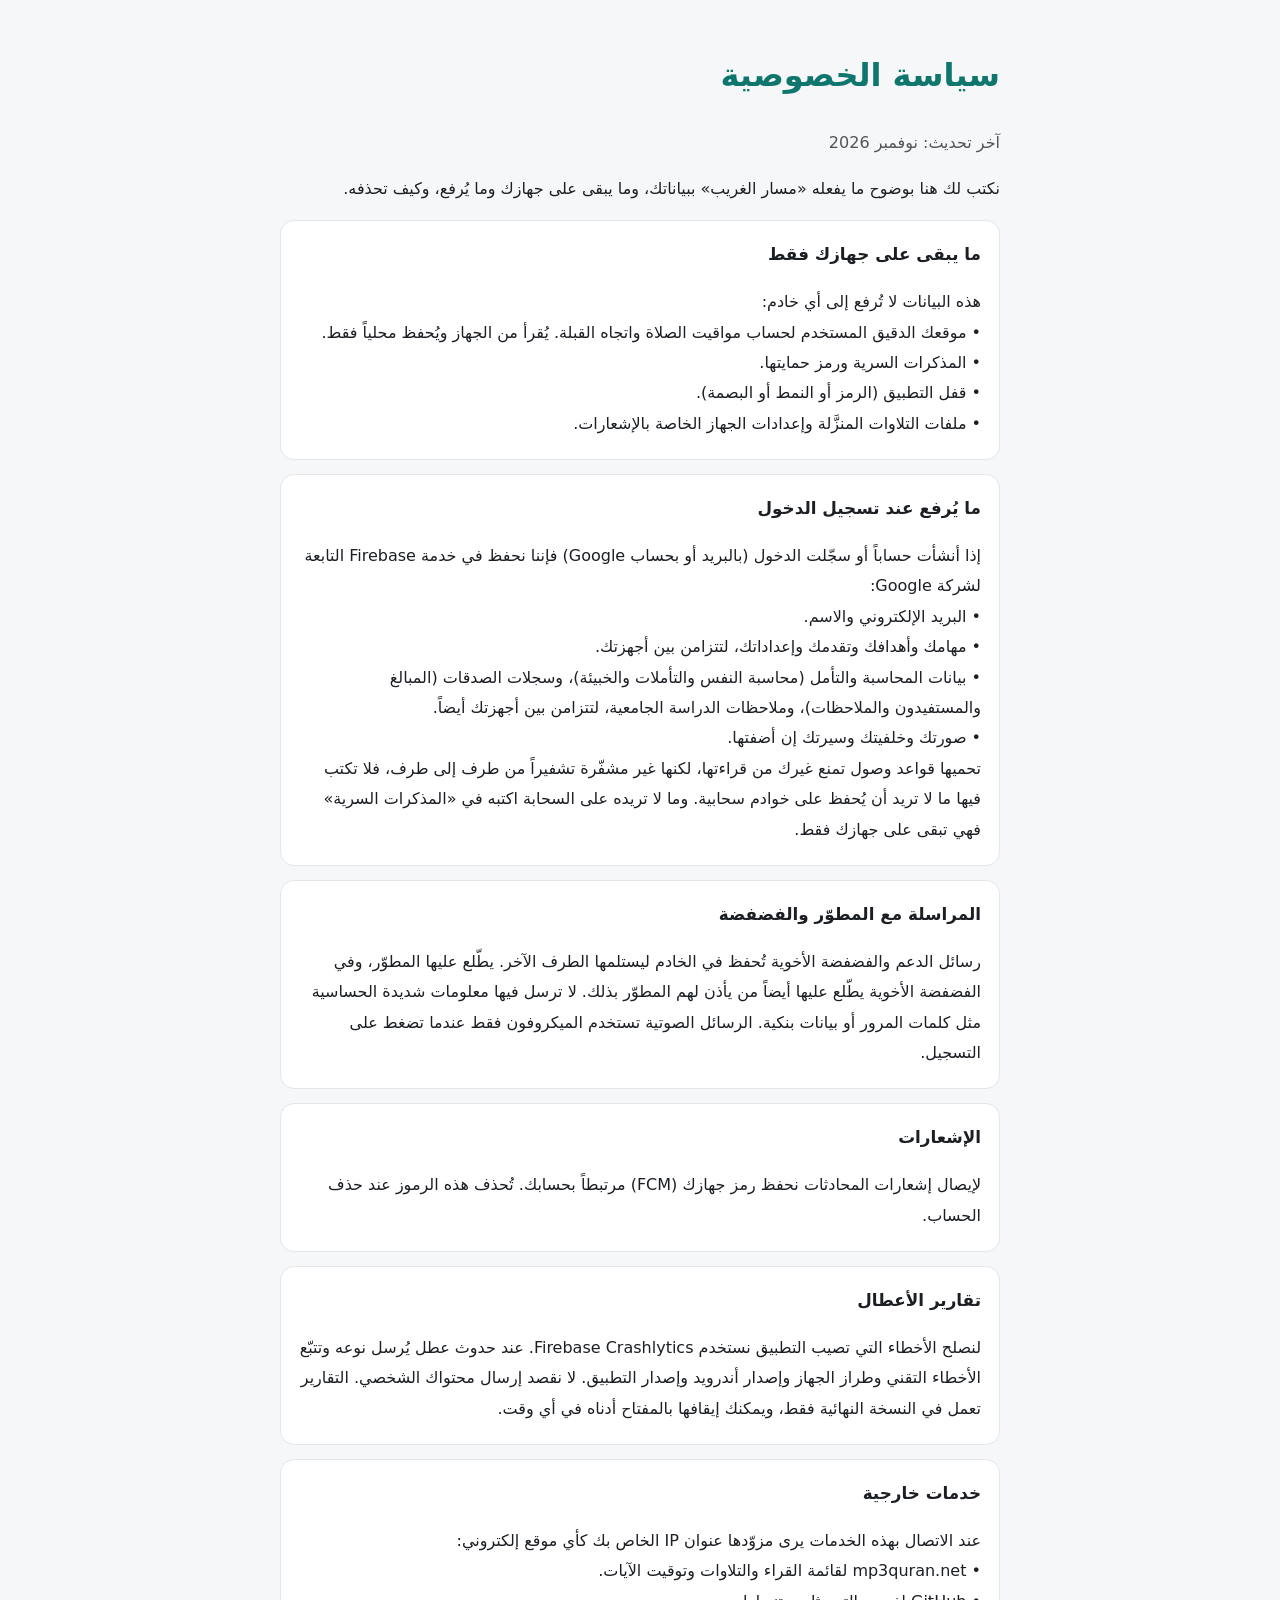
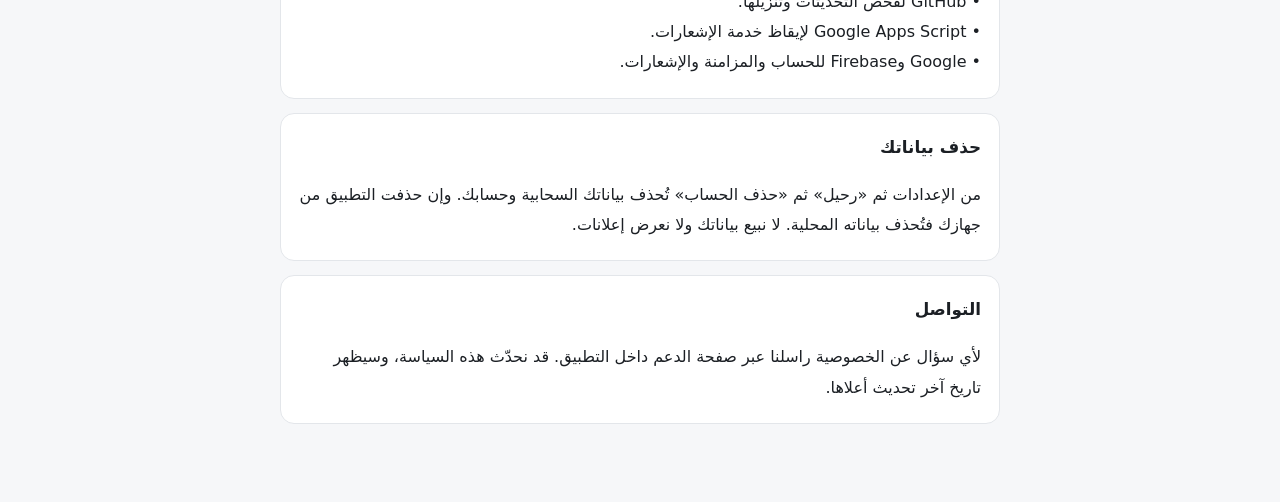
<file: privacy.html>
<!DOCTYPE html>
<html lang="ar" dir="rtl">
<head>
<meta charset="UTF-8">
<meta name="viewport" content="width=device-width, initial-scale=1">
<title>سياسة الخصوصية | مسار الغريب</title>
<style>
:root{color-scheme:light dark;--bg:#f6f7f9;--fg:#1b1f24;--card:#fff;--line:#e3e6ea;--accent:#0f766e}
@media (prefers-color-scheme:dark){:root{--bg:#070b14;--fg:#e8ecf2;--card:#0f1626;--line:#1f2a40;--accent:#5eead4}}
body{margin:0;background:var(--bg);color:var(--fg);font-family:system-ui,"Segoe UI",Tahoma,sans-serif;line-height:1.9}
main{max-width:720px;margin:0 auto;padding:24px 16px 64px}
h1{color:var(--accent)}
section{background:var(--card);border:1px solid var(--line);border-radius:14px;padding:4px 18px;margin:14px 0}
h2{font-size:1.05rem}
.meta{opacity:.75}
</style>
</head>
<body><main>
<h1>سياسة الخصوصية</h1>
<p class="meta">آخر تحديث: نوفمبر 2026</p>
<p>نكتب لك هنا بوضوح ما يفعله «مسار الغريب» ببياناتك، وما يبقى على جهازك وما يُرفع، وكيف تحذفه.</p>
<section><h2>ما يبقى على جهازك فقط</h2><p>هذه البيانات لا تُرفع إلى أي خادم:<br>• موقعك الدقيق المستخدم لحساب مواقيت الصلاة واتجاه القبلة. يُقرأ من الجهاز ويُحفظ محلياً فقط.<br>• المذكرات السرية ورمز حمايتها.<br>• قفل التطبيق (الرمز أو النمط أو البصمة).<br>• ملفات التلاوات المنزَّلة وإعدادات الجهاز الخاصة بالإشعارات.</p></section>
<section><h2>ما يُرفع عند تسجيل الدخول</h2><p>إذا أنشأت حساباً أو سجّلت الدخول (بالبريد أو بحساب Google) فإننا نحفظ في خدمة Firebase التابعة لشركة Google:<br>• البريد الإلكتروني والاسم.<br>• مهامك وأهدافك وتقدمك وإعداداتك، لتتزامن بين أجهزتك.<br>• بيانات المحاسبة والتأمل (محاسبة النفس والتأملات والخبيئة)، وسجلات الصدقات (المبالغ والمستفيدون والملاحظات)، وملاحظات الدراسة الجامعية، لتتزامن بين أجهزتك أيضاً.<br>• صورتك وخلفيتك وسيرتك إن أضفتها.<br>تحميها قواعد وصول تمنع غيرك من قراءتها، لكنها غير مشفّرة تشفيراً من طرف إلى طرف، فلا تكتب فيها ما لا تريد أن يُحفظ على خوادم سحابية. وما لا تريده على السحابة اكتبه في «المذكرات السرية» فهي تبقى على جهازك فقط.</p></section>
<section><h2>المراسلة مع المطوّر والفضفضة</h2><p>رسائل الدعم والفضفضة الأخوية تُحفظ في الخادم ليستلمها الطرف الآخر. يطّلع عليها المطوّر، وفي الفضفضة الأخوية يطّلع عليها أيضاً من يأذن لهم المطوّر بذلك. لا ترسل فيها معلومات شديدة الحساسية مثل كلمات المرور أو بيانات بنكية. الرسائل الصوتية تستخدم الميكروفون فقط عندما تضغط على التسجيل.</p></section>
<section><h2>الإشعارات</h2><p>لإيصال إشعارات المحادثات نحفظ رمز جهازك (FCM) مرتبطاً بحسابك. تُحذف هذه الرموز عند حذف الحساب.</p></section>
<section><h2>تقارير الأعطال</h2><p>لنصلح الأخطاء التي تصيب التطبيق نستخدم Firebase Crashlytics. عند حدوث عطل يُرسل نوعه وتتبّع الأخطاء التقني وطراز الجهاز وإصدار أندرويد وإصدار التطبيق. لا نقصد إرسال محتواك الشخصي. التقارير تعمل في النسخة النهائية فقط، ويمكنك إيقافها بالمفتاح أدناه في أي وقت.</p></section>
<section><h2>خدمات خارجية</h2><p>عند الاتصال بهذه الخدمات يرى مزوّدها عنوان IP الخاص بك كأي موقع إلكتروني:<br>• mp3quran.net لقائمة القراء والتلاوات وتوقيت الآيات.<br>• GitHub لفحص التحديثات وتنزيلها.<br>• Google Apps Script لإيقاظ خدمة الإشعارات.<br>• Google وFirebase للحساب والمزامنة والإشعارات.</p></section>
<section><h2>حذف بياناتك</h2><p>من الإعدادات ثم «رحيل» ثم «حذف الحساب» تُحذف بياناتك السحابية وحسابك. وإن حذفت التطبيق من جهازك فتُحذف بياناته المحلية. لا نبيع بياناتك ولا نعرض إعلانات.</p></section>
<section><h2>التواصل</h2><p>لأي سؤال عن الخصوصية راسلنا عبر صفحة الدعم داخل التطبيق. قد نحدّث هذه السياسة، وسيظهر تاريخ آخر تحديث أعلاها.</p></section>
</main></body></html>
</file>
